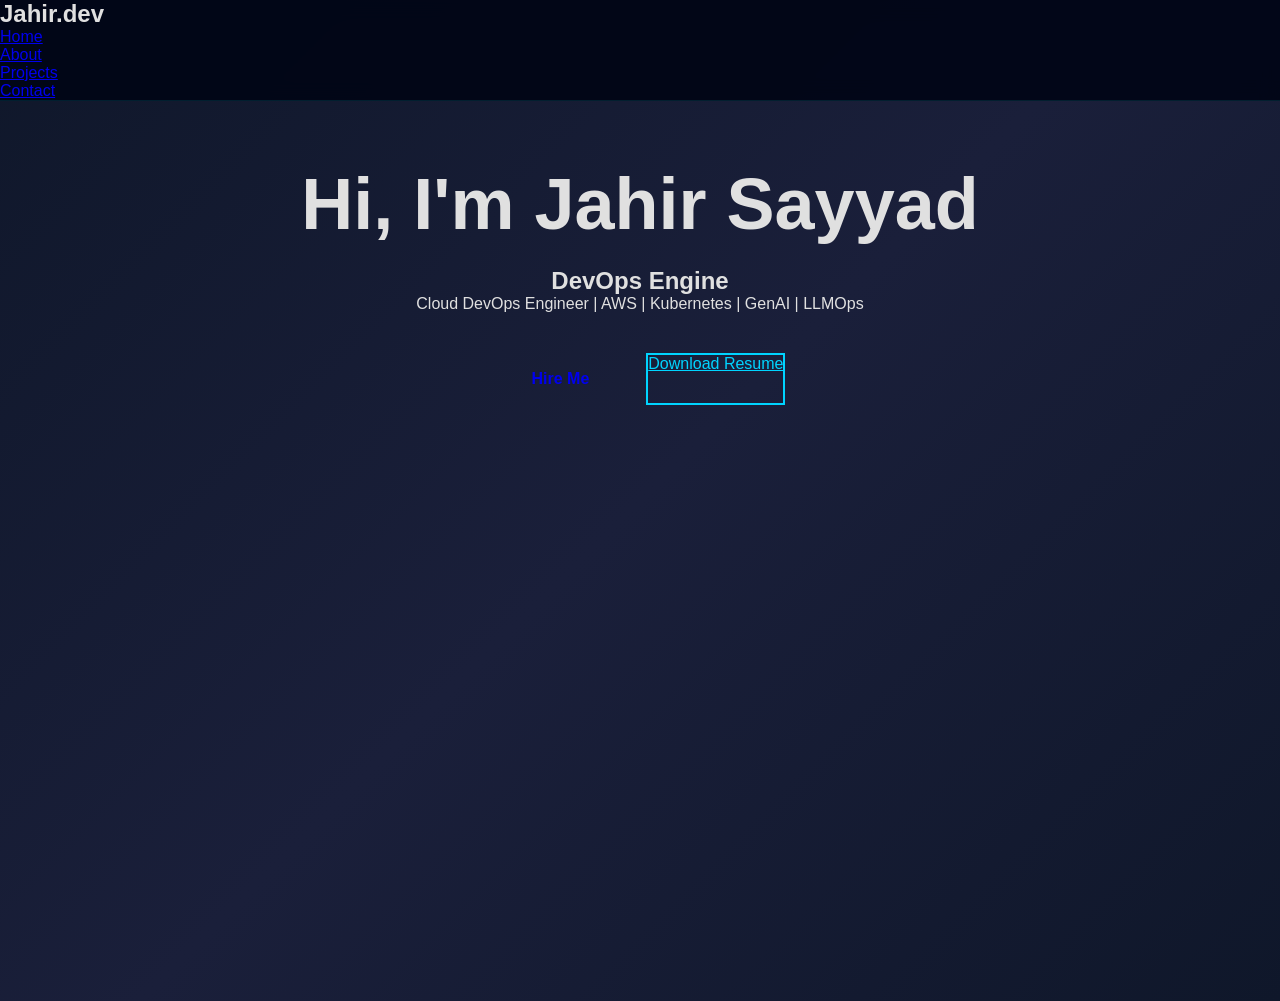
<file: Index.html>
<!DOCTYPE html>
<html lang="en">
<head>
  <meta charset="UTF-8">
  <meta name="viewport" content="width=device-width, initial-scale=1.0">
  <title>Jahir's | Portfolio</title>
  <link rel="stylesheet" href="style.css">
</head>

<body>

<header>
  <nav>
    <h2 class="logo">Jahir.dev</h2>
    <ul>
      <li><a href="Index.html">Home</a></li>
      <li><a href="about.html">About</a></li>
      <li><a href="projects.html">Projects</a></li>
      <li><a href="contact.html">Contact</a></li>
    </ul>
  </nav>
</header>

<section class="hero">
  <div class="hero-text">
    <h1>Hi, I'm <span>Jahir Sayyad</span></h1>
    <h2 id="typing"></h2>

    <p>
      Cloud DevOps Engineer | AWS | Kubernetes | GenAI | LLMOps
    </p>

    <div class="buttons">
      <a href="contact.html" class="btn">Hire Me</a>
      <a href="#" class="btn-outline">Download Resume</a>
    </div>
  </div>
</section>

<script src="script.js"></script>
</body>
</html>
</file>
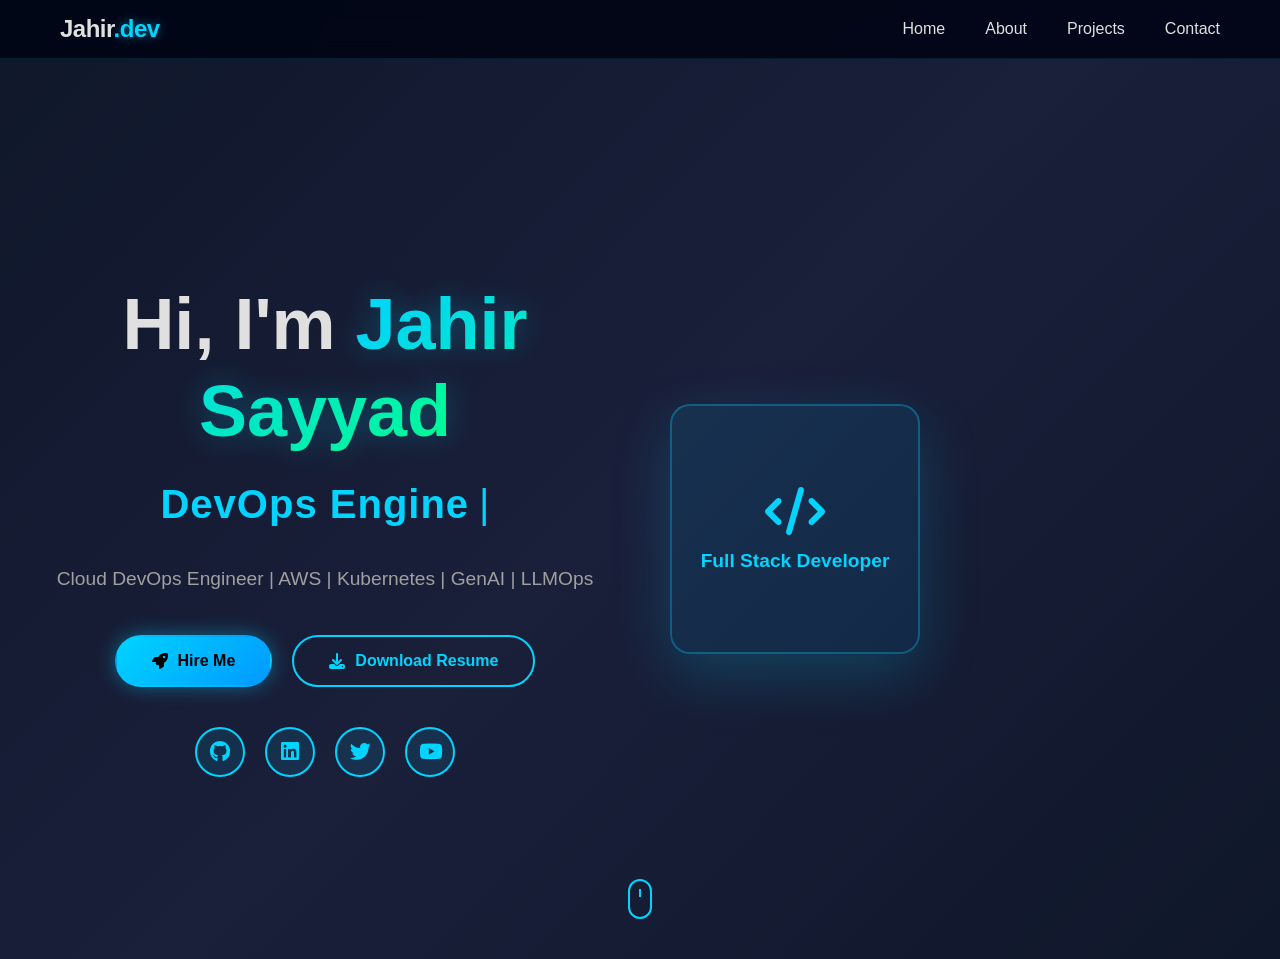
<file: index.html>
<!DOCTYPE html>
<html lang="en">
<head>
  <meta charset="UTF-8">
  <meta name="viewport" content="width=device-width, initial-scale=1.0">
  <title>Jahir Sayyad | Cloud DevOps Engineer Portfolio</title>
  <link rel="stylesheet" href="style.css">
  <link rel="stylesheet" href="https://cdnjs.cloudflare.com/ajax/libs/font-awesome/6.4.0/css/all.min.css">
</head>

<body>

<!-- Particle Background -->
<div class="particle-container" id="particleContainer"></div>

<header>
  <nav class="navbar">
    <div class="nav-container">
      <div class="logo">
        <h2>Jahir<span>.dev</span></h2>
      </div>
      
      <!-- Hamburger Menu -->
      <div class="hamburger" id="hamburger">
        <span></span>
        <span></span>
        <span></span>
      </div>
      
      <ul class="nav-menu" id="navMenu">
        <li><a href="index.html" class="nav-link">Home</a></li>
        <li><a href="about.html" class="nav-link">About</a></li>
        <li><a href="projects.html" class="nav-link">Projects</a></li>
        <li><a href="contact.html" class="nav-link">Contact</a></li>
      </ul>
    </div>
  </nav>
</header>

<section class="hero">
  <div class="hero-content">
    <div class="hero-text">
      <h1 class="fade-in-up">Hi, I'm <span class="gradient-text">Jahir Sayyad</span></h1>
      <div class="typing-container">
        <h2 class="typing-text" id="typing"></h2>
        <span class="cursor">|</span>
      </div>

      <p class="hero-description fade-in-up" style="animation-delay: 0.2s;">
        Cloud DevOps Engineer | AWS | Kubernetes | GenAI | LLMOps
      </p>

      <div class="buttons fade-in-up" style="animation-delay: 0.4s;">
        <a href="contact.html" class="btn btn-primary">
          <i class="fas fa-rocket"></i> Hire Me
        </a>
        <a href="#" class="btn btn-outline">
          <i class="fas fa-download"></i> Download Resume
        </a>
      </div>

      <div class="social-links fade-in-up" style="animation-delay: 0.6s;">
        <a href="#" class="social-icon" target="_blank"><i class="fab fa-github"></i></a>
        <a href="#" class="social-icon" target="_blank"><i class="fab fa-linkedin"></i></a>
        <a href="#" class="social-icon" target="_blank"><i class="fab fa-twitter"></i></a>
        <a href="#" class="social-icon" target="_blank"><i class="fab fa-youtube"></i></a>
      </div>
    </div>

    <div class="hero-image">
      <div class="floating-card">
        <div class="card-content">
          <i class="fas fa-code"></i>
          <p>Full Stack Developer</p>
        </div>
      </div>
    </div>
  </div>

  <!-- Scroll Indicator -->
  <div class="scroll-indicator">
    <div class="mouse"></div>
  </div>
</section>

<script src="script.js"></script>
</body>
</html>
</file>
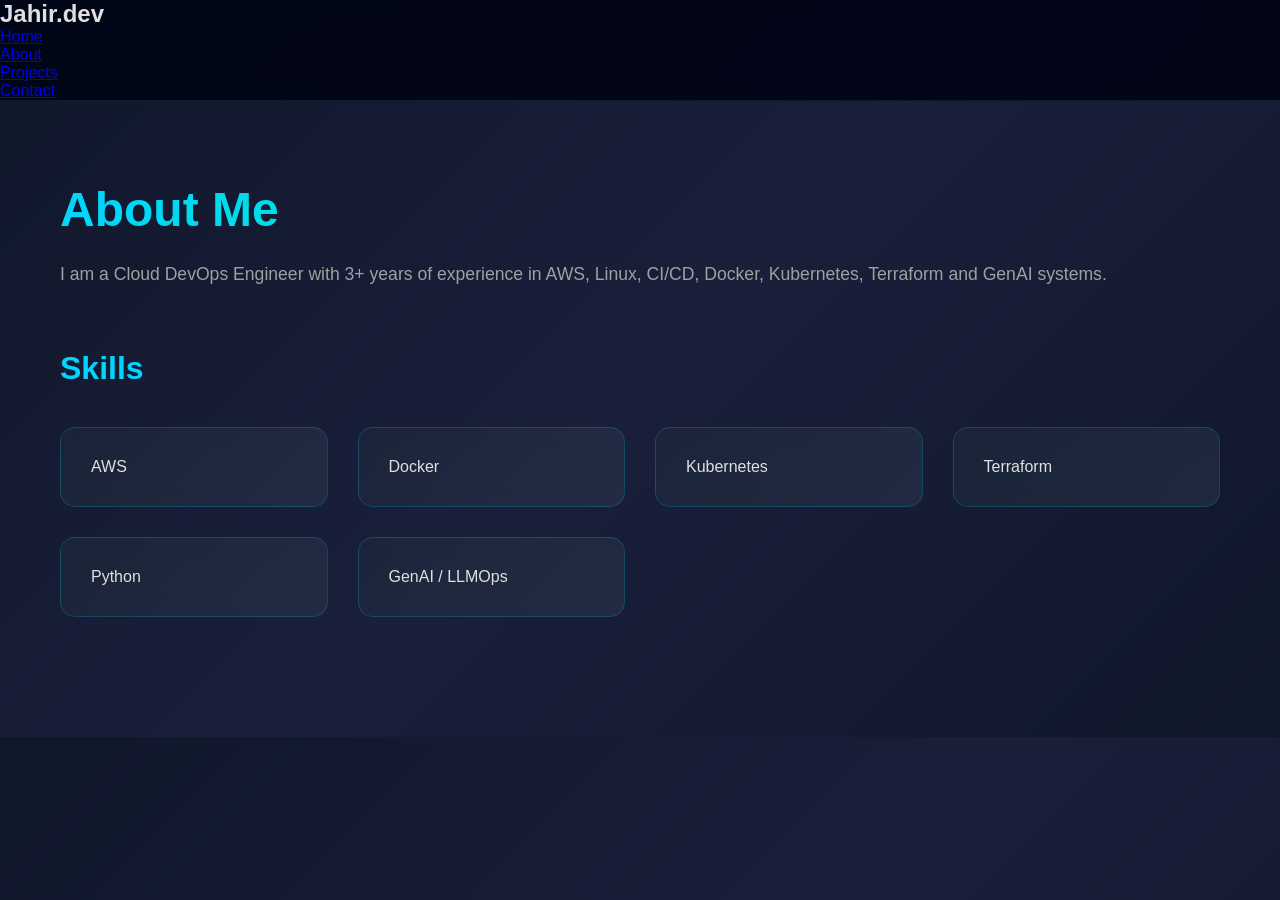
<file: about.html>
<!DOCTYPE html>
<html lang="en">
<head>
  <meta charset="UTF-8">
  <title>About Me</title>
  <link rel="stylesheet" href="style.css">
</head>

<body>

<header>
  <nav>
    <h2 class="logo">Jahir.dev</h2>
    <ul>
      <li><a href="index.html">Home</a></li>
      <li><a href="about.html">About</a></li>
      <li><a href="projects.html">Projects</a></li>
      <li><a href="contact.html">Contact</a></li>
    </ul>
  </nav>
</header>

<section class="section">
  <h1>About Me</h1>

  <p>
    I am a Cloud DevOps Engineer with 3+ years of experience in AWS,
    Linux, CI/CD, Docker, Kubernetes, Terraform and GenAI systems.
  </p>

  <h2>Skills</h2>

  <div class="grid">
    <div class="card">AWS</div>
    <div class="card">Docker</div>
    <div class="card">Kubernetes</div>
    <div class="card">Terraform</div>
    <div class="card">Python</div>
    <div class="card">GenAI / LLMOps</div>
  </div>

</section>

</body>
</html>
</file>
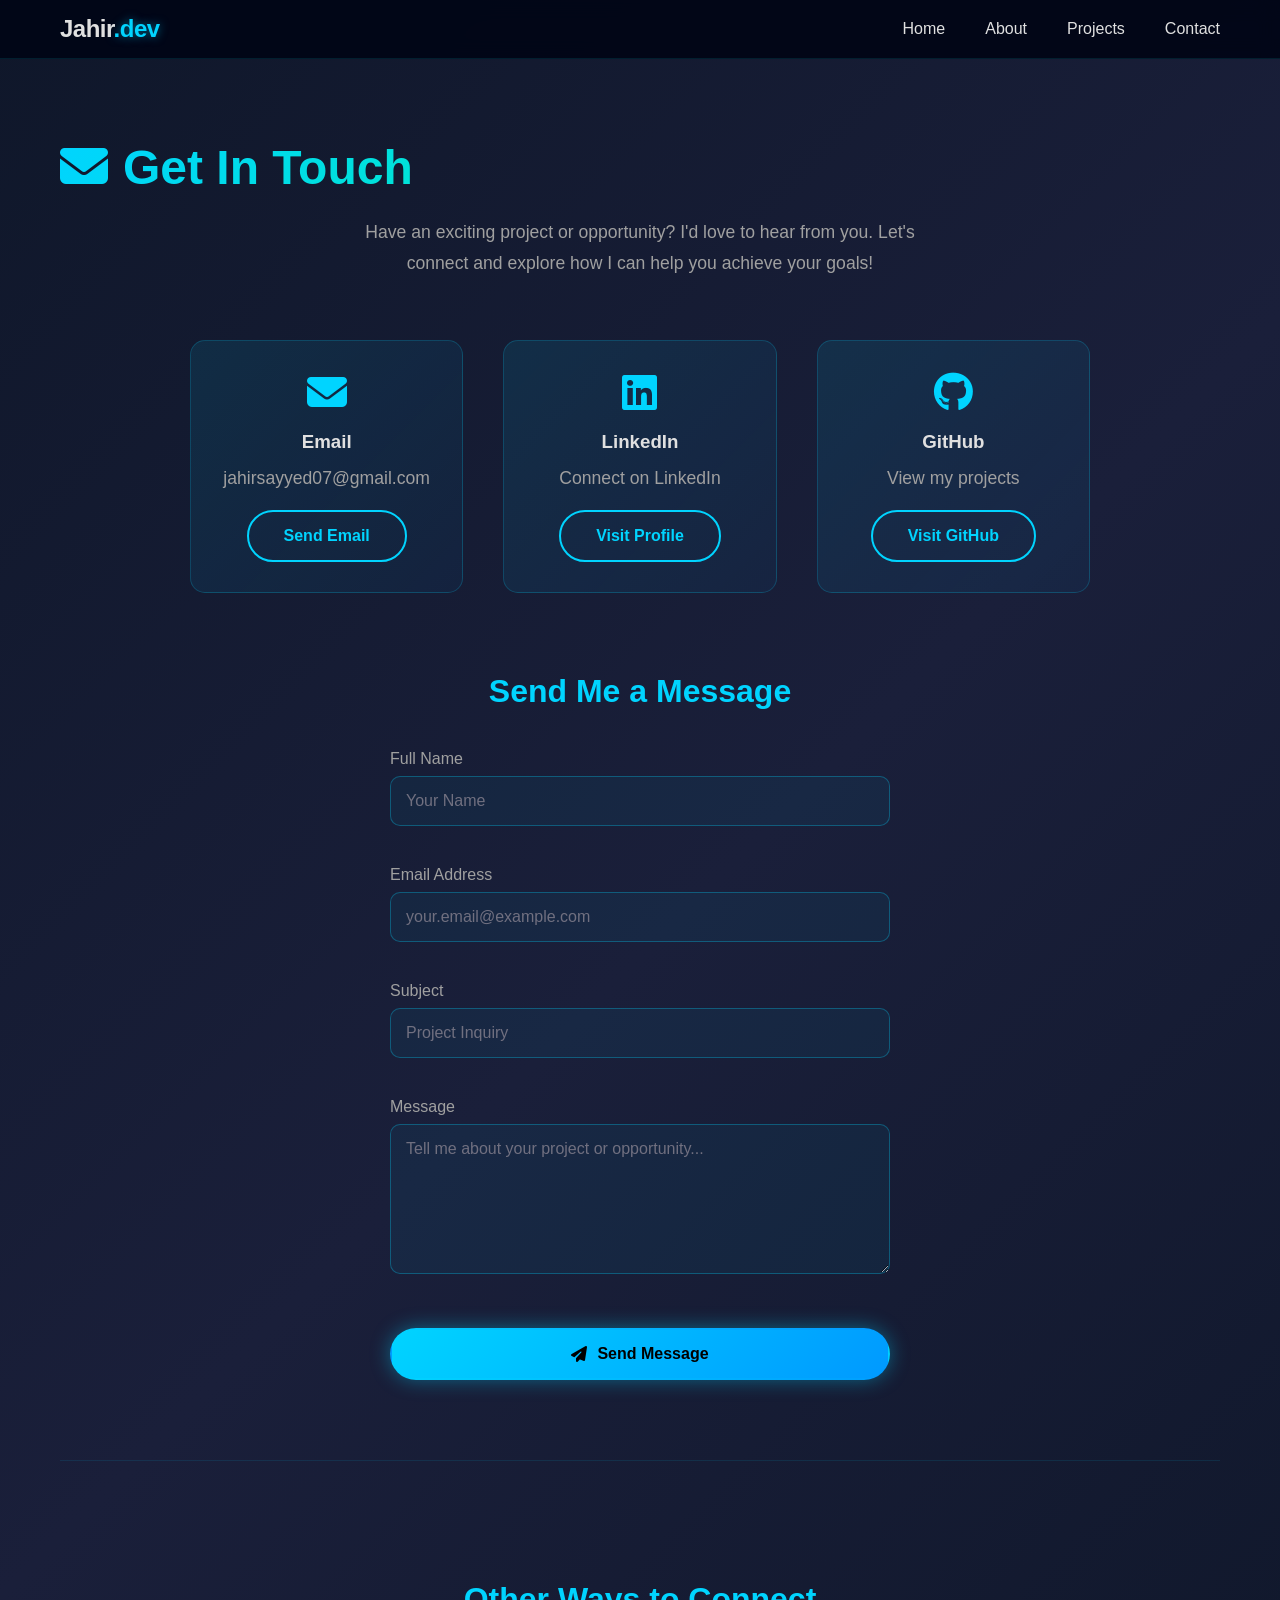
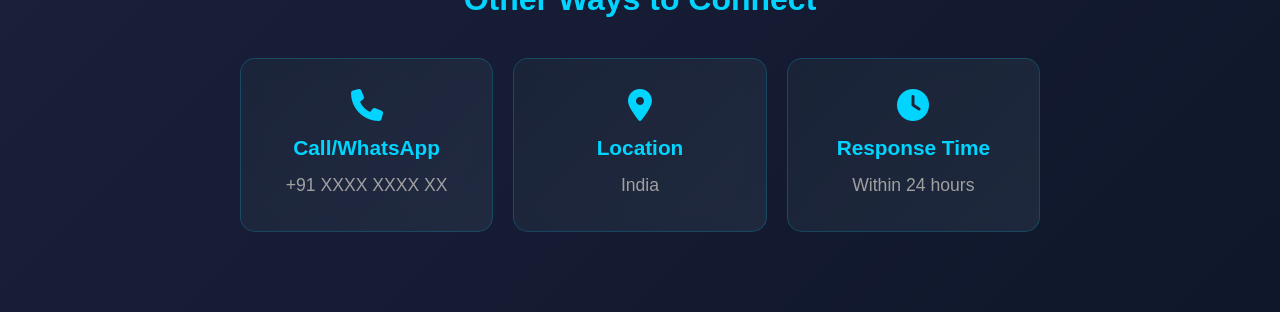
<file: contact.html>
<!DOCTYPE html>
<html lang="en">
<head>
  <meta charset="UTF-8">
  <meta name="viewport" content="width=device-width, initial-scale=1.0">
  <title>Contact | Jahir Sayyad - Cloud DevOps Engineer</title>
  <link rel="stylesheet" href="style.css">
  <link rel="stylesheet" href="https://cdnjs.cloudflare.com/ajax/libs/font-awesome/6.4.0/css/all.min.css">
</head>

<body>

<!-- Particle Background -->
<div class="particle-container" id="particleContainer"></div>

<header>
  <nav class="navbar">
    <div class="nav-container">
      <div class="logo">
        <h2>Jahir<span>.dev</span></h2>
      </div>
      
      <div class="hamburger" id="hamburger">
        <span></span>
        <span></span>
        <span></span>
      </div>
      
      <ul class="nav-menu" id="navMenu">
        <li><a href="index.html" class="nav-link">Home</a></li>
        <li><a href="about.html" class="nav-link">About</a></li>
        <li><a href="projects.html" class="nav-link">Projects</a></li>
        <li><a href="contact.html" class="nav-link">Contact</a></li>
      </ul>
    </div>
  </nav>
</header>

<section class="section">
  <h1><i class="fas fa-envelope" style="margin-right: 15px;"></i>Get In Touch</h1>

  <p style="text-align: center; font-size: 1.1rem; color: #a0a0a0; margin: 20px 0; max-width: 600px; margin-left: auto; margin-right: auto;">
    Have an exciting project or opportunity? I'd love to hear from you. Let's connect and explore how I can help you achieve your goals!
  </p>

  <div style="display: grid; grid-template-columns: repeat(auto-fit, minmax(250px, 1fr)); gap: 40px; margin: 60px 0; max-width: 900px; margin-left: auto; margin-right: auto;">

    <!-- Email -->
    <div class="contact-card fade-in-up" style="text-align: center; padding: 30px; background: linear-gradient(135deg, rgba(0, 212, 255, 0.1), rgba(0, 153, 255, 0.05)); border-radius: 15px; border: 1px solid rgba(0, 212, 255, 0.2);">
      <div style="font-size: 2.5rem; color: #00d4ff; margin-bottom: 15px;">
        <i class="fas fa-envelope"></i>
      </div>
      <h3 style="margin-bottom: 10px;">Email</h3>
      <p style="color: #a0a0a0; margin-bottom: 15px;">jahirsayyed07@gmail.com</p>
      <a href="mailto:jahirsayyed07@gmail.com" class="btn btn-outline" style="justify-content: center; width: fit-content; margin: 0 auto;">
        Send Email
      </a>
    </div>

    <!-- LinkedIn -->
    <div class="contact-card fade-in-up" style="text-align: center; padding: 30px; background: linear-gradient(135deg, rgba(0, 212, 255, 0.1), rgba(0, 153, 255, 0.05)); border-radius: 15px; border: 1px solid rgba(0, 212, 255, 0.2);">
      <div style="font-size: 2.5rem; color: #00d4ff; margin-bottom: 15px;">
        <i class="fab fa-linkedin"></i>
      </div>
      <h3 style="margin-bottom: 10px;">LinkedIn</h3>
      <p style="color: #a0a0a0; margin-bottom: 15px;">Connect on LinkedIn</p>
      <a href="#" class="btn btn-outline" style="justify-content: center; width: fit-content; margin: 0 auto;" target="_blank">
        Visit Profile
      </a>
    </div>

    <!-- GitHub -->
    <div class="contact-card fade-in-up" style="text-align: center; padding: 30px; background: linear-gradient(135deg, rgba(0, 212, 255, 0.1), rgba(0, 153, 255, 0.05)); border-radius: 15px; border: 1px solid rgba(0, 212, 255, 0.2);">
      <div style="font-size: 2.5rem; color: #00d4ff; margin-bottom: 15px;">
        <i class="fab fa-github"></i>
      </div>
      <h3 style="margin-bottom: 10px;">GitHub</h3>
      <p style="color: #a0a0a0; margin-bottom: 15px;">View my projects</p>
      <a href="#" class="btn btn-outline" style="justify-content: center; width: fit-content; margin: 0 auto;" target="_blank">
        Visit GitHub
      </a>
    </div>

  </div>

  <!-- Contact Form -->
  <div style="max-width: 600px; margin: 80px auto;">
    <h2 style="text-align: center; margin-bottom: 40px;">Send Me a Message</h2>
    
    <form class="form" id="contactForm">
      <div style="margin-bottom: 20px;">
        <label for="name" style="display: block; margin-bottom: 8px; color: #a0a0a0; font-weight: 500;">Full Name</label>
        <input type="text" id="name" placeholder="Your Name" required style="width: 100%;">
      </div>

      <div style="margin-bottom: 20px;">
        <label for="email" style="display: block; margin-bottom: 8px; color: #a0a0a0; font-weight: 500;">Email Address</label>
        <input type="email" id="email" placeholder="your.email@example.com" required style="width: 100%;">
      </div>

      <div style="margin-bottom: 20px;">
        <label for="subject" style="display: block; margin-bottom: 8px; color: #a0a0a0; font-weight: 500;">Subject</label>
        <input type="text" id="subject" placeholder="Project Inquiry" required style="width: 100%;">
      </div>

      <div style="margin-bottom: 30px;">
        <label for="message" style="display: block; margin-bottom: 8px; color: #a0a0a0; font-weight: 500;">Message</label>
        <textarea id="message" placeholder="Tell me about your project or opportunity..." required style="width: 100%;"></textarea>
      </div>

      <button type="submit" class="btn btn-primary" style="width: 100%; justify-content: center;">
        <i class="fas fa-paper-plane"></i> Send Message
      </button>
    </form>

    <p id="formMessage" style="text-align: center; margin-top: 20px; display: none;"></p>
  </div>

  <!-- Contact Info Cards -->
  <div style="margin-top: 80px; padding-top: 60px; border-top: 1px solid rgba(0, 212, 255, 0.1);">
    <h2 style="text-align: center; margin-bottom: 40px;">Other Ways to Connect</h2>

    <div style="display: grid; grid-template-columns: repeat(auto-fit, minmax(200px, 1fr)); gap: 20px; max-width: 800px; margin: 0 auto;">

      <div class="card fade-in-up" style="text-align: center;">
        <i class="fas fa-phone" style="font-size: 2rem; color: #00d4ff; margin-bottom: 15px; display: block;"></i>
        <h3 style="margin-bottom: 10px;">Call/WhatsApp</h3>
        <p style="color: #a0a0a0;">+91 XXXX XXXX XX</p>
      </div>

      <div class="card fade-in-up" style="text-align: center;">
        <i class="fas fa-map-marker-alt" style="font-size: 2rem; color: #00d4ff; margin-bottom: 15px; display: block;"></i>
        <h3 style="margin-bottom: 10px;">Location</h3>
        <p style="color: #a0a0a0;">India</p>
      </div>

      <div class="card fade-in-up" style="text-align: center;">
        <i class="fas fa-clock" style="font-size: 2rem; color: #00d4ff; margin-bottom: 15px; display: block;"></i>
        <h3 style="margin-bottom: 10px;">Response Time</h3>
        <p style="color: #a0a0a0;">Within 24 hours</p>
      </div>

    </div>
  </div>

</section>

<script src="script.js"></script>
<script>
// Form submission handler
document.getElementById('contactForm').addEventListener('submit', function(e) {
  e.preventDefault();
  
  const formMessage = document.getElementById('formMessage');
  formMessage.style.display = 'block';
  formMessage.textContent = '✅ Thank you! I\'ll get back to you soon.';
  formMessage.style.color = '#00ff88';
  
  this.reset();
  
  setTimeout(() => {
    formMessage.style.display = 'none';
  }, 5000);
});
</script>
</body>
</html>
</file>
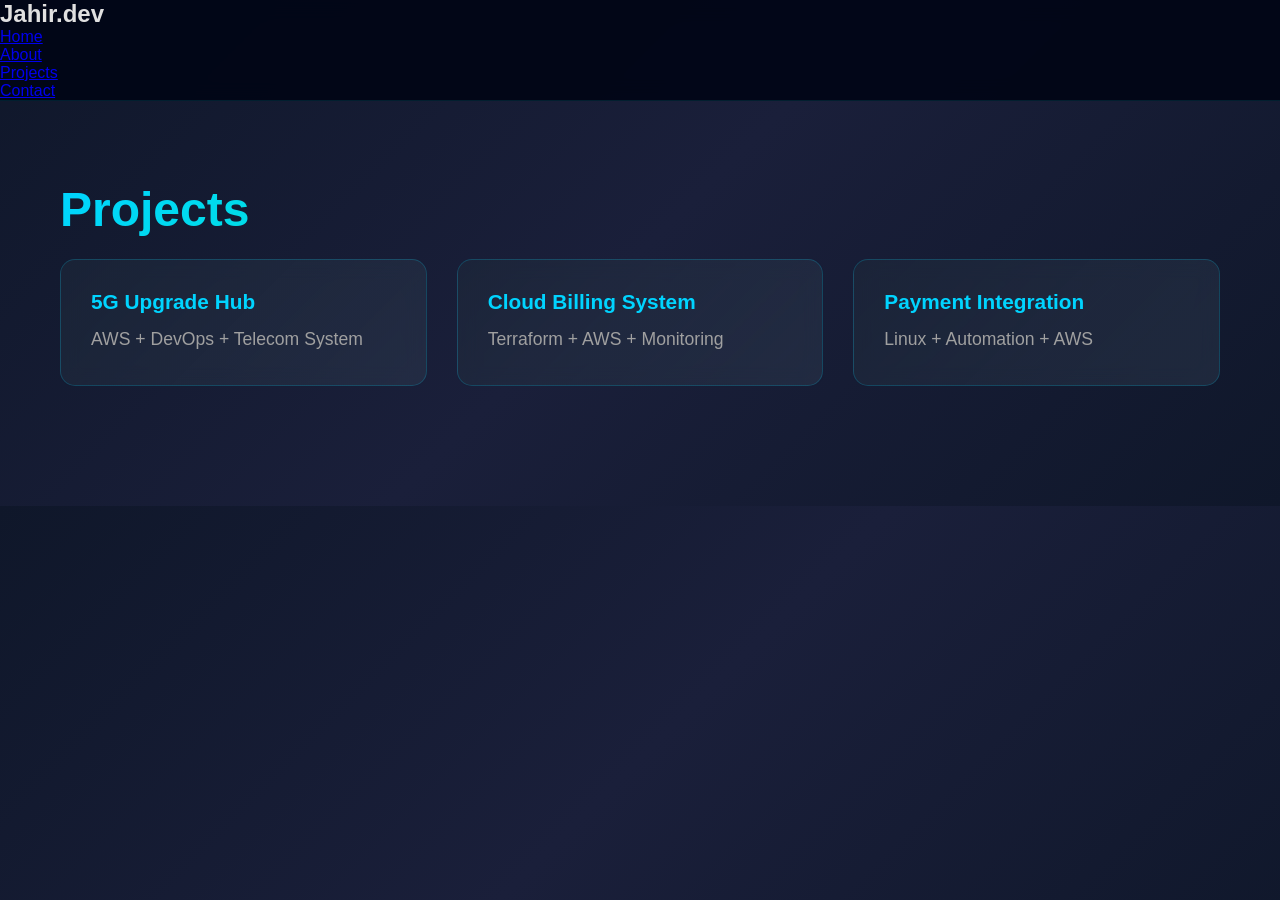
<file: projects.html>
<!DOCTYPE html>
<html lang="en">
<head>
  <meta charset="UTF-8">
  <title>Projects</title>
  <link rel="stylesheet" href="style.css">
</head>

<body>

<header>
  <nav>
    <h2 class="logo">Jahir.dev</h2>
    <ul>
      <li><a href="index.html">Home</a></li>
      <li><a href="about.html">About</a></li>
      <li><a href="projects.html">Projects</a></li>
      <li><a href="contact.html">Contact</a></li>
    </ul>
  </nav>
</header>

<section class="section">

  <h1>Projects</h1>

  <div class="grid">

    <div class="card">
      <h3>5G Upgrade Hub</h3>
      <p>AWS + DevOps + Telecom System</p>
    </div>

    <div class="card">
      <h3>Cloud Billing System</h3>
      <p>Terraform + AWS + Monitoring</p>
    </div>

    <div class="card">
      <h3>Payment Integration</h3>
      <p>Linux + Automation + AWS</p>
    </div>

  </div>

</section>

</body>
</html>
</file>
<file: style.css>
* {
  margin: 0;
  padding: 0;
  box-sizing: border-box;
}

body {
  font-family: 'Segoe UI', Tahoma, Geneva, Verdana, sans-serif;
  background: linear-gradient(135deg, #0f172a 0%, #1a1f3a 50%, #0f172a 100%);
  color: #e0e0e0;
  overflow-x: hidden;
}

/* Particle Background */
.particle-container {
  position: fixed;
  width: 100%;
  height: 100%;
  top: 0;
  left: 0;
  z-index: 0;
  pointer-events: none;
}

.particle {
  position: absolute;
  width: 4px;
  height: 4px;
  background: rgba(0, 255, 255, 0.5);
  border-radius: 50%;
  animation: float linear infinite;
}

@keyframes float {
  0% {
    transform: translateY(0) translateX(0);
    opacity: 1;
  }
  100% {
    transform: translateY(-100vh) translateX(var(--tx));
    opacity: 0;
  }
}

/* Header & Navigation */
header {
  background: rgba(2, 6, 23, 0.95);
  backdrop-filter: blur(10px);
  padding: 0;
  position: sticky;
  top: 0;
  z-index: 1000;
  border-bottom: 1px solid rgba(0, 255, 255, 0.1);
}

.navbar {
  width: 100%;
}

.nav-container {
  max-width: 1200px;
  margin: 0 auto;
  display: flex;
  justify-content: space-between;
  align-items: center;
  padding: 15px 20px;
}

.logo h2 {
  font-size: 24px;
  font-weight: 700;
  letter-spacing: -0.5px;
}

.logo span {
  color: #00d4ff;
  text-shadow: 0 0 10px rgba(0, 212, 255, 0.5);
}

.nav-menu {
  display: flex;
  list-style: none;
  gap: 40px;
}

.nav-link {
  color: #e0e0e0;
  text-decoration: none;
  font-weight: 500;
  position: relative;
  transition: color 0.3s ease;
}

.nav-link::after {
  content: '';
  position: absolute;
  bottom: -5px;
  left: 0;
  width: 0;
  height: 2px;
  background: linear-gradient(90deg, #00d4ff, #0099ff);
  transition: width 0.3s ease;
}

.nav-link:hover {
  color: #00d4ff;
}

.nav-link:hover::after {
  width: 100%;
}

/* Hamburger Menu */
.hamburger {
  display: none;
  flex-direction: column;
  cursor: pointer;
  z-index: 1001;
}

.hamburger span {
  width: 25px;
  height: 3px;
  background: #00d4ff;
  margin: 5px 0;
  transition: 0.3s;
  border-radius: 2px;
}

.hamburger.active span:nth-child(1) {
  transform: rotate(45deg) translate(10px, 10px);
}

.hamburger.active span:nth-child(2) {
  opacity: 0;
}

.hamburger.active span:nth-child(3) {
  transform: rotate(-45deg) translate(7px, -7px);
}

/* Hero Section */
.hero {
  min-height: 100vh;
  display: flex;
  flex-direction: column;
  justify-content: center;
  align-items: center;
  text-align: center;
  position: relative;
  z-index: 1;
  padding: 60px 20px 20px;
}

.hero-content {
  display: flex;
  align-items: center;
  justify-content: center;
  gap: 60px;
  max-width: 1200px;
  width: 100%;
  flex-wrap: wrap;
}

.hero-text {
  flex: 1;
  min-width: 300px;
}

.hero-image {
  flex: 1;
  min-width: 300px;
  perspective: 1000px;
}

h1 {
  font-size: clamp(2.5rem, 8vw, 4.5rem);
  font-weight: 800;
  margin-bottom: 20px;
  line-height: 1.2;
}

.gradient-text {
  background: linear-gradient(135deg, #00d4ff, #00ff88);
  -webkit-background-clip: text;
  -webkit-text-fill-color: transparent;
  background-clip: text;
  text-shadow: 0 0 30px rgba(0, 212, 255, 0.3);
}

/* Typing Animation */
.typing-container {
  display: flex;
  justify-content: center;
  align-items: center;
  gap: 10px;
  margin: 20px 0;
  min-height: 60px;
}

.typing-text {
  font-size: clamp(1.5rem, 5vw, 2.5rem);
  color: #00d4ff;
  font-weight: 600;
  letter-spacing: 1px;
  min-height: 50px;
  display: flex;
  align-items: center;
}

.cursor {
  font-size: 2.5rem;
  color: #00d4ff;
  animation: blink 1s infinite;
}

@keyframes blink {
  0%, 50% { opacity: 1; }
  51%, 100% { opacity: 0; }
}

.hero-description {
  font-size: 1.2rem;
  color: #a0a0a0;
  margin: 30px 0;
  line-height: 1.6;
}

/* Buttons */
.buttons {
  display: flex;
  gap: 20px;
  justify-content: center;
  flex-wrap: wrap;
  margin: 40px 0;
}

.btn {
  padding: 15px 35px;
  border-radius: 50px;
  text-decoration: none;
  font-weight: 600;
  font-size: 1rem;
  display: inline-flex;
  align-items: center;
  gap: 10px;
  transition: all 0.3s ease;
  border: 2px solid transparent;
  cursor: pointer;
}

.btn-primary {
  background: linear-gradient(135deg, #00d4ff, #0099ff);
  color: black;
  box-shadow: 0 0 20px rgba(0, 212, 255, 0.4);
}

.btn-primary:hover {
  transform: translateY(-3px);
  box-shadow: 0 10px 30px rgba(0, 212, 255, 0.6);
}

.btn-outline {
  border: 2px solid #00d4ff;
  color: #00d4ff;
  background: transparent;
}

.btn-outline:hover {
  background: rgba(0, 212, 255, 0.1);
  transform: translateY(-3px);
}

/* Social Links */
.social-links {
  display: flex;
  gap: 20px;
  justify-content: center;
  margin-top: 40px;
}

.social-icon {
  width: 50px;
  height: 50px;
  display: flex;
  align-items: center;
  justify-content: center;
  background: rgba(0, 212, 255, 0.1);
  border: 2px solid #00d4ff;
  border-radius: 50%;
  color: #00d4ff;
  text-decoration: none;
  transition: all 0.3s ease;
  font-size: 1.3rem;
}

.social-icon:hover {
  background: #00d4ff;
  color: #0f172a;
  transform: translateY(-5px) rotate(10deg);
  box-shadow: 0 10px 25px rgba(0, 212, 255, 0.4);
}

/* Floating Card */
.floating-card {
  width: 250px;
  height: 250px;
  background: linear-gradient(135deg, rgba(0, 212, 255, 0.1), rgba(0, 153, 255, 0.1));
  border: 2px solid rgba(0, 212, 255, 0.3);
  border-radius: 20px;
  display: flex;
  align-items: center;
  justify-content: center;
  animation: floating 6s ease-in-out infinite;
  box-shadow: 0 20px 60px rgba(0, 212, 255, 0.2);
}

.card-content {
  text-align: center;
}

.card-content i {
  font-size: 3rem;
  color: #00d4ff;
  margin-bottom: 15px;
  display: block;
}

.card-content p {
  font-size: 1.2rem;
  color: #00d4ff;
  font-weight: 600;
}

@keyframes floating {
  0%, 100% { transform: translateY(0px); }
  50% { transform: translateY(-20px); }
}

/* Scroll Indicator */
.scroll-indicator {
  position: absolute;
  bottom: 40px;
  left: 50%;
  transform: translateX(-50%);
  animation: bounce 2s infinite;
}

.mouse {
  width: 24px;
  height: 40px;
  border: 2px solid #00d4ff;
  border-radius: 12px;
  position: relative;
}

.mouse::after {
  content: '';
  position: absolute;
  width: 2px;
  height: 8px;
  background: #00d4ff;
  left: 50%;
  top: 8px;
  transform: translateX(-50%);
  animation: scroll 1.5s infinite;
}

@keyframes scroll {
  0% {
    transform: translateX(-50%) translateY(0);
    opacity: 1;
  }
  100% {
    transform: translateX(-50%) translateY(12px);
    opacity: 0;
  }
}

@keyframes bounce {
  0%, 100% { transform: translateX(-50%) translateY(0); }
  50% { transform: translateX(-50%) translateY(-10px); }
}

/* Animations */
@keyframes fade-in-up {
  from {
    opacity: 0;
    transform: translateY(30px);
  }
  to {
    opacity: 1;
    transform: translateY(0);
  }
}

.fade-in-up {
  animation: fade-in-up 0.8s ease-out forwards;
  opacity: 0;
}

/* Sections */
.section {
  padding: 80px 20px;
  max-width: 1200px;
  margin: 0 auto;
  position: relative;
  z-index: 1;
}

.section h1 {
  font-size: 3rem;
  margin-bottom: 20px;
  background: linear-gradient(135deg, #00d4ff, #00ff88);
  -webkit-background-clip: text;
  -webkit-text-fill-color: transparent;
  background-clip: text;
}

.section h2 {
  font-size: 2rem;
  margin-top: 60px;
  margin-bottom: 40px;
  color: #00d4ff;
}

.section p {
  font-size: 1.1rem;
  line-height: 1.8;
  color: #a0a0a0;
  margin-bottom: 30px;
}

/* Grid */
.grid {
  display: grid;
  grid-template-columns: repeat(auto-fit, minmax(250px, 1fr));
  gap: 30px;
  margin-bottom: 40px;
}

/* Cards */
.card {
  background: linear-gradient(135deg, rgba(30, 41, 59, 0.6), rgba(51, 65, 85, 0.4));
  backdrop-filter: blur(10px);
  padding: 30px;
  border-radius: 15px;
  border: 1px solid rgba(0, 212, 255, 0.2);
  transition: all 0.3s ease;
  cursor: pointer;
}

.card:hover {
  transform: translateY(-10px);
  background: linear-gradient(135deg, rgba(0, 212, 255, 0.15), rgba(0, 153, 255, 0.1));
  border: 1px solid #00d4ff;
  box-shadow: 0 20px 50px rgba(0, 212, 255, 0.3);
}

.card h3 {
  font-size: 1.3rem;
  color: #00d4ff;
  margin-bottom: 10px;
}

.card p {
  color: #a0a0a0;
  margin: 0;
}

/* Form */
.form {
  display: flex;
  flex-direction: column;
  gap: 20px;
  width: 100%;
  max-width: 500px;
  margin: auto;
}

input, textarea {
  padding: 15px;
  border-radius: 10px;
  border: 1px solid rgba(0, 212, 255, 0.3);
  background: rgba(0, 212, 255, 0.05);
  color: #e0e0e0;
  font-size: 1rem;
  font-family: inherit;
  transition: all 0.3s ease;
}

input::placeholder, textarea::placeholder {
  color: #707080;
}

input:focus, textarea:focus {
  outline: none;
  background: rgba(0, 212, 255, 0.1);
  border-color: #00d4ff;
  box-shadow: 0 0 20px rgba(0, 212, 255, 0.2);
}

textarea {
  resize: vertical;
  min-height: 150px;
}

/* Mobile Responsive */
@media (max-width: 768px) {
  .nav-menu {
    gap: 20px;
    font-size: 0.95rem;
  }

  .hamburger {
    display: flex;
  }

  .nav-menu {
    position: absolute;
    top: 60px;
    left: 0;
    width: 100%;
    background: rgba(2, 6, 23, 0.98);
    flex-direction: column;
    gap: 0;
    max-height: 0;
    overflow: hidden;
    transition: max-height 0.3s ease;
  }

  .nav-menu.active {
    max-height: 300px;
  }

  .nav-menu li {
    padding: 15px 20px;
    border-bottom: 1px solid rgba(0, 212, 255, 0.1);
  }

  .hero-content {
    flex-direction: column;
    gap: 40px;
  }

  .floating-card {
    width: 200px;
    height: 200px;
  }

  .buttons {
    flex-direction: column;
    align-items: center;
  }

  .btn {
    width: 100%;
    justify-content: center;
  }

  h1 {
    font-size: 2.5rem;
  }

  .typing-text {
    font-size: 1.5rem;
  }

  .section {
    padding: 60px 15px;
  }

  .section h1 {
    font-size: 2rem;
  }

  .grid {
    grid-template-columns: 1fr;
  }
}
</file>
